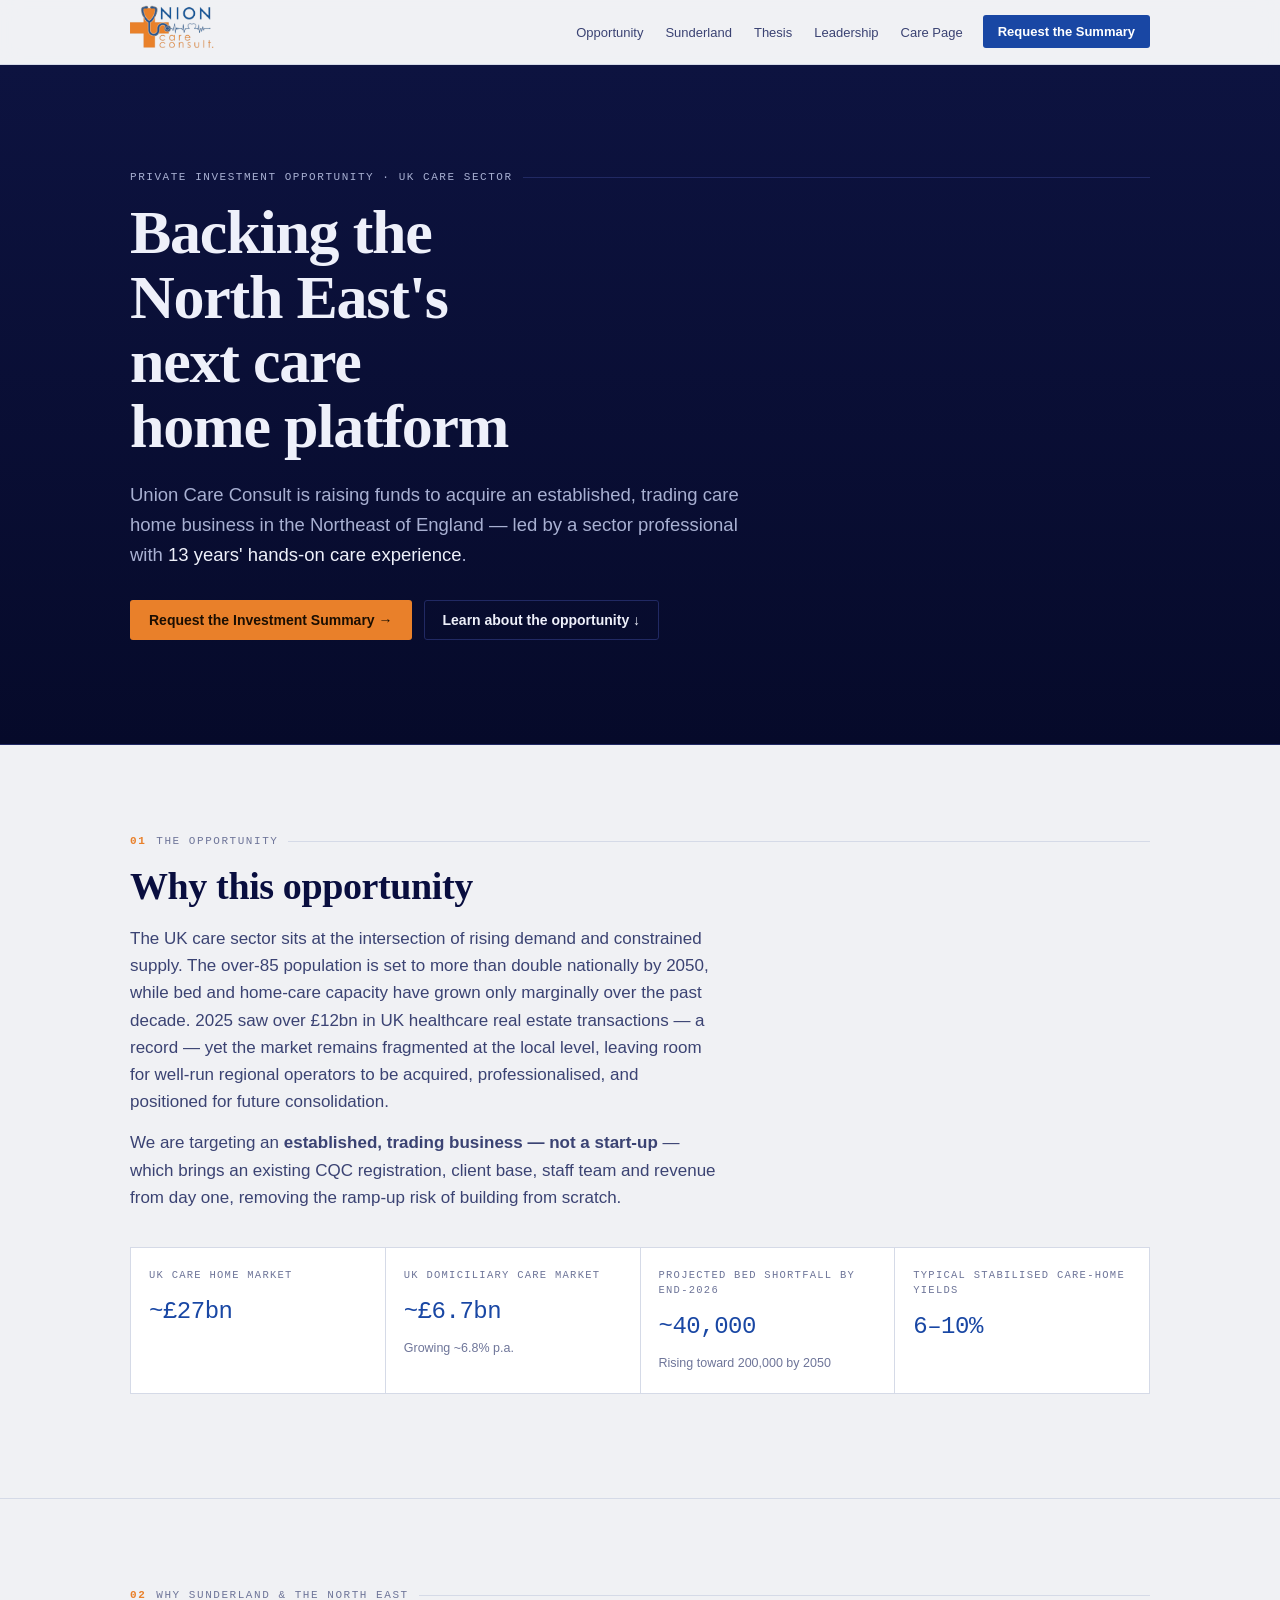
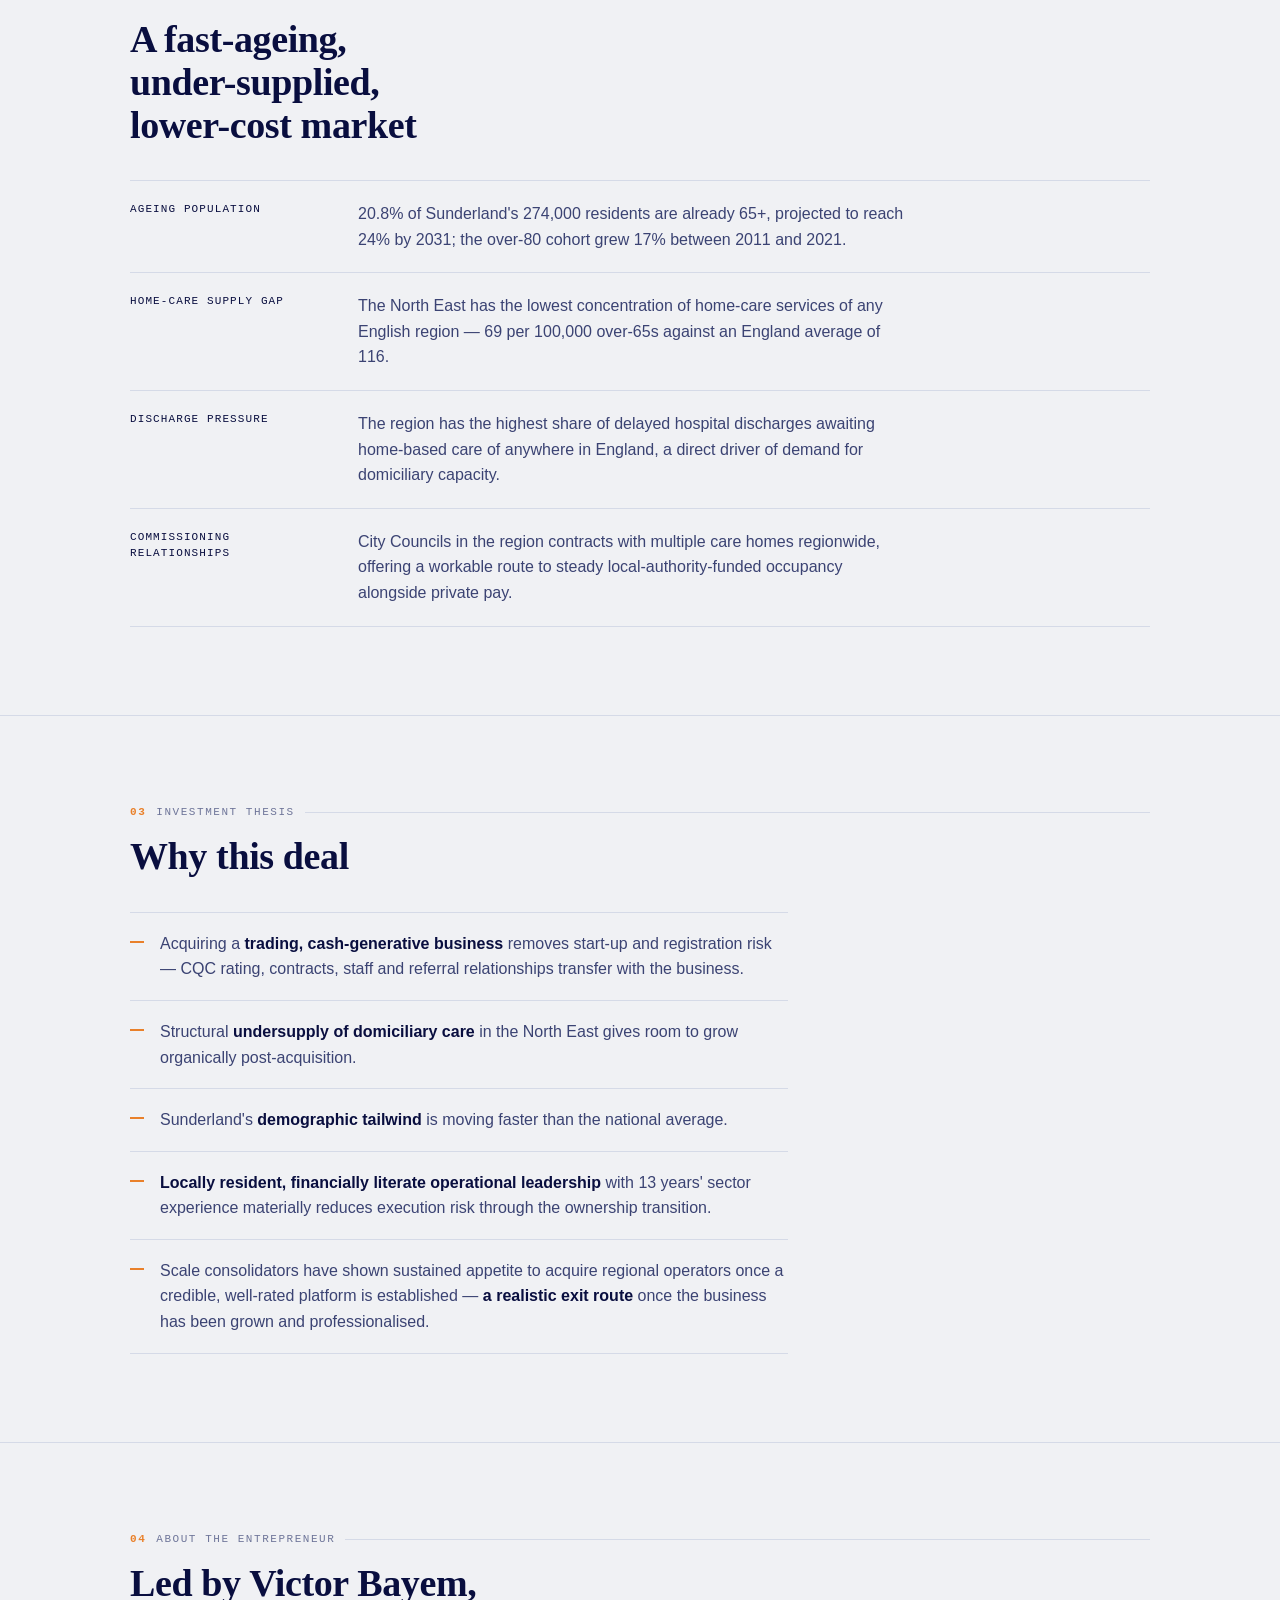
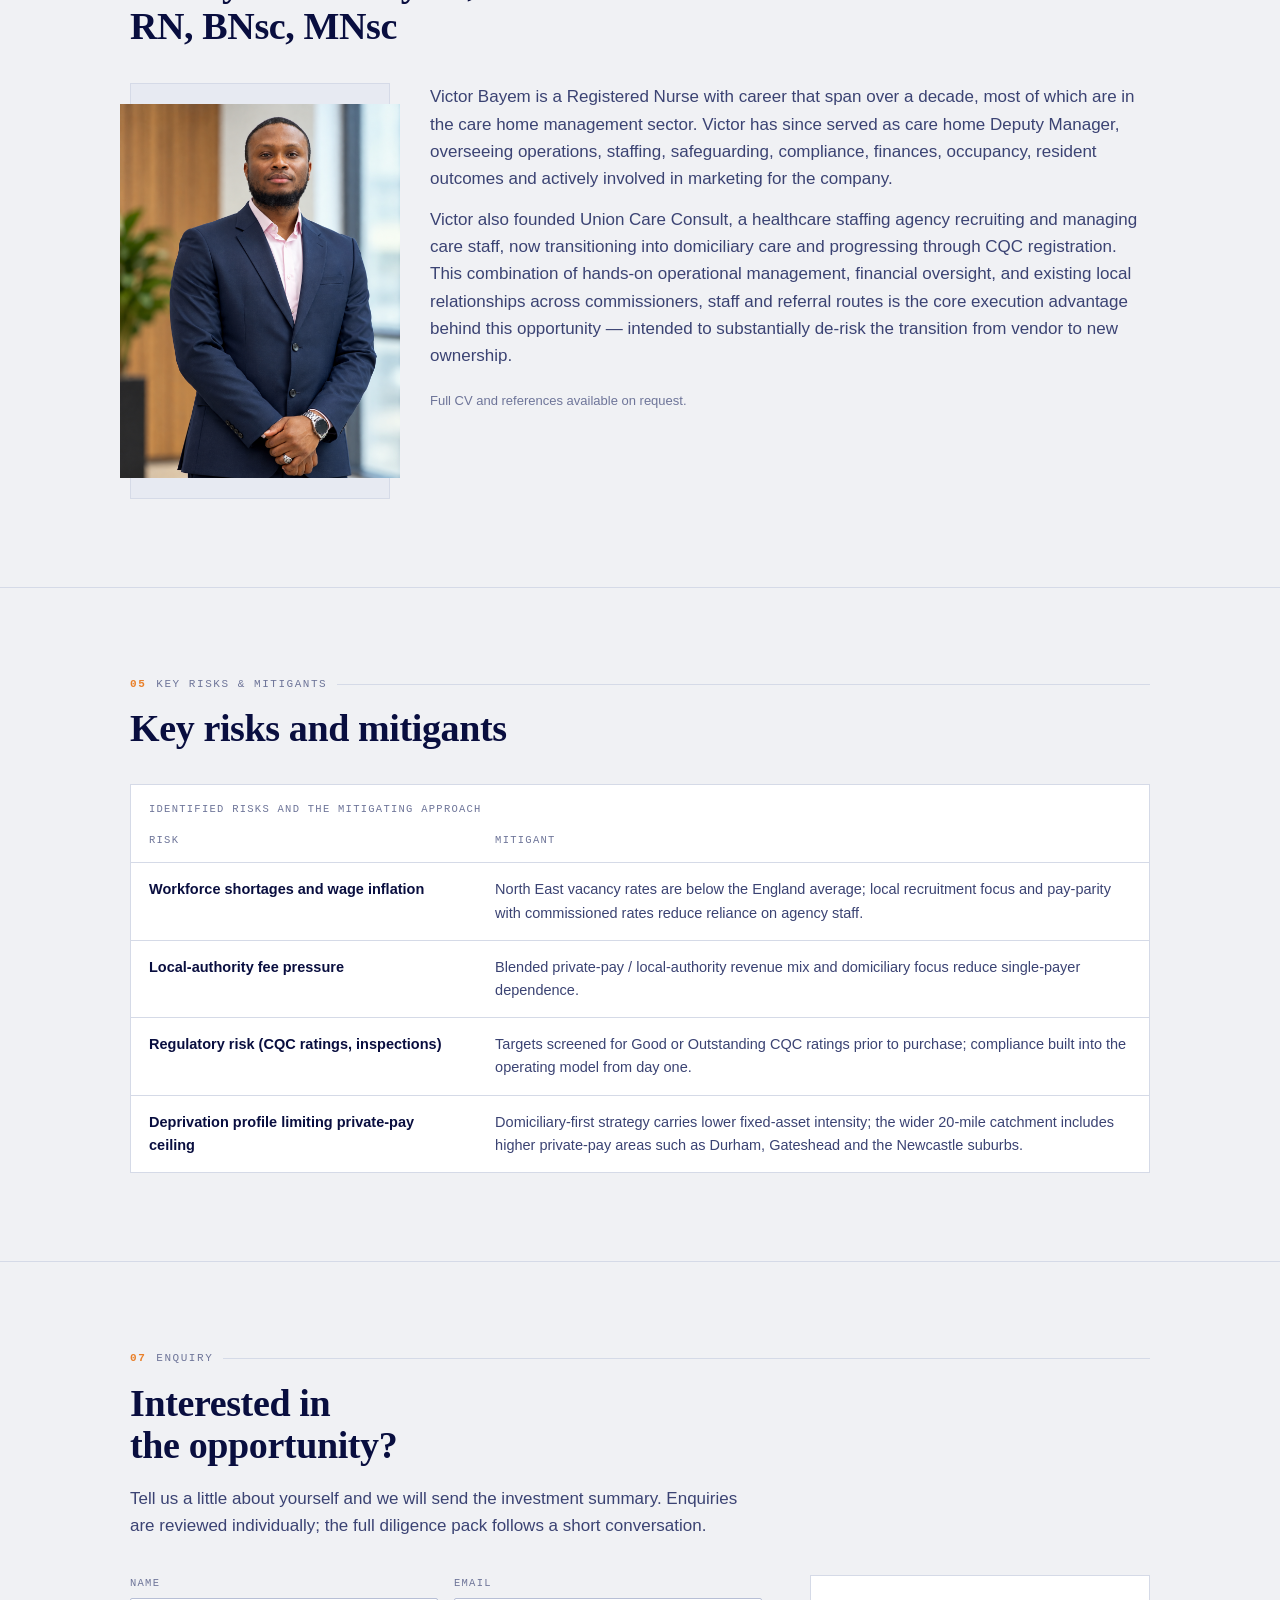
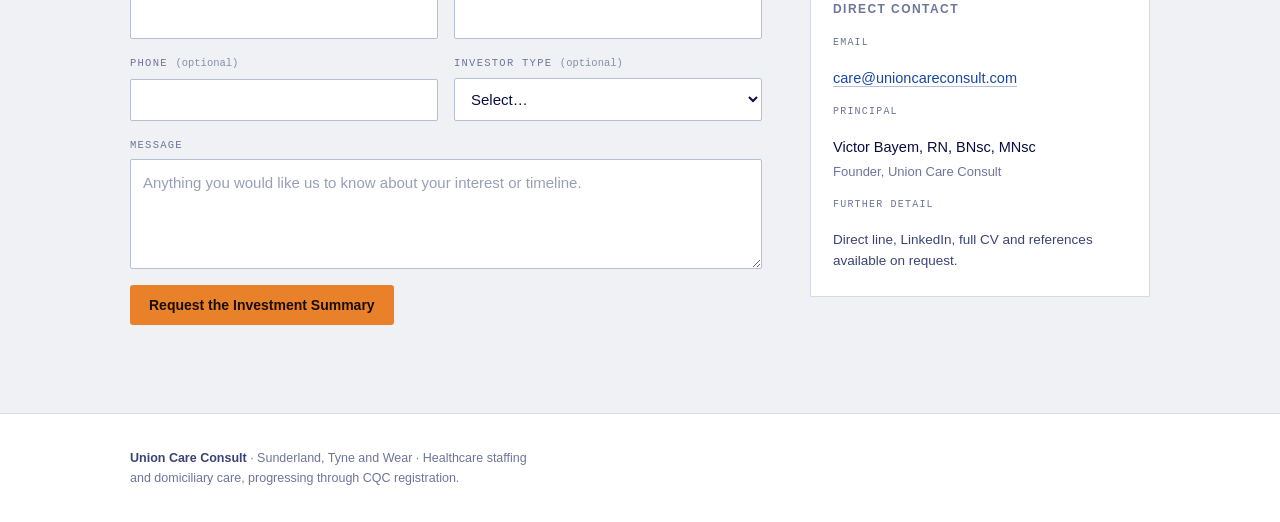
<file: index.html>
<!doctype html>
<html lang="en">
<head>
<meta charset="utf-8">
<meta name="viewport" content="width=device-width, initial-scale=1, viewport-fit=cover">
<title>Union Care Consult</title>
<link rel="preconnect" href="https://fonts.gstatic.com" crossorigin>
<link rel="stylesheet" href="https://fonts.googleapis.com/css2?family=Comfortaa:wght@300..700&family=Nunito:ital,wght@0,200..1000;1,200..1000&display=swap" rel="stylesheet">
<link href="css/style.css" rel="stylesheet" />
</head>


<header class="nav">
  <div class="wrap nav-in">
    <a href="/"><img src="img/logo.png" height="56" width="auto" alt="logo"></a>
    <ul class="nav-links">
      <li><a href="#opportunity">Opportunity</a></li>
      <li><a href="#market">Sunderland</a></li>
      <li><a href="#thesis">Thesis</a></li>
      <li><a href="#leadership">Leadership</a></li>
      <li><a href="/union.html">Care Page</a></li>
    </ul>
    <a class="btn btn-solid btn-sm enq" href="#enquire">Request the Summary</a>
  </div>
</header>

<main id="top">

  <section class="hero">
    <div class="wrap hero-in">
      <p class="eyebrow">Private investment opportunity · UK care sector</p>
      <h1>Backing the North East's next care home platform</h1>
      <p class="lede">Union Care Consult is raising funds to acquire an established, trading care home business in the Northeast of England — led by a sector professional with <strong>13 years' hands-on care experience</strong>.</p>
      <div class="hero-actions">
        <a class="btn btn-cta" href="#enquire">Request the Investment Summary →</a>
        <a class="btn btn-ghost" href="#opportunity">Learn about the opportunity ↓</a>
      </div>
    </div>
  </section>

  <section class="section" id="opportunity">
    <div class="wrap">
      <p class="eyebrow"><span class="num">01</span> The opportunity</p>
      <h2>Why this opportunity</h2>
      <div class="prose">
        <p class="lede">The UK care sector sits at the intersection of rising demand and constrained supply. The over-85 population is set to more than double nationally by 2050, while bed and home-care capacity have grown only marginally over the past decade. 2025 saw over £12bn in UK healthcare real estate transactions — a record — yet the market remains fragmented at the local level, leaving room for well-run regional operators to be acquired, professionalised, and positioned for future consolidation.</p>
        <p class="lede">We are targeting an <strong>established, trading business — not a start-up</strong> — which brings an existing CQC registration, client base, staff team and revenue from day one, removing the ramp-up risk of building from scratch.</p>
      </div>
      <dl class="figures">
        <div><dt>UK care home market</dt><dd>~£27bn</dd></div>
        <div><dt>UK domiciliary care market</dt><dd>~£6.7bn<span>Growing ~6.8% p.a.</span></dd></div>
        <div><dt>Projected bed shortfall by end-2026</dt><dd>~40,000<span>Rising toward 200,000 by 2050</span></dd></div>
        <div><dt>Typical stabilised care-home yields</dt><dd>6–10%</dd></div>
      </dl>
    </div>
  </section>

  <section class="section" id="market">
    <div class="wrap">
      <p class="eyebrow"><span class="num">02</span> Why Sunderland &amp; the North East</p>
      <h2>A fast-ageing, under-supplied, lower-cost market</h2>

      <dl class="deflist">
        <div>
          <dt>Ageing population</dt>
          <dd>20.8% of Sunderland's 274,000 residents are already 65+, projected to reach 24% by 2031; the over-80 cohort grew 17% between 2011 and 2021.</dd>
        </div>
        <div>
          <dt>Home-care supply gap</dt>
          <dd>The North East has the lowest concentration of home-care services of any English region — 69 per 100,000 over-65s against an England average of 116.</dd>
        </div>
        <div>
          <dt>Discharge pressure</dt>
          <dd>The region has the highest share of delayed hospital discharges awaiting home-based care of anywhere in England, a direct driver of demand for domiciliary capacity.</dd>
        </div>
        <div>
          <dt>Commissioning relationships</dt>
          <dd>City Councils in the region contracts with multiple care homes regionwide, offering a workable route to steady local-authority-funded occupancy alongside private pay.</dd>
        </div>
      </dl>

    </div>
  </section>

  <section class="section" id="thesis">
    <div class="wrap">
      <p class="eyebrow"><span class="num">03</span> Investment thesis</p>
      <h2>Why this deal</h2>
      <ul class="points">
        <li>Acquiring a <strong>trading, cash-generative business</strong> removes start-up and registration risk — CQC rating, contracts, staff and referral relationships transfer with the business.</li>
        <li>Structural <strong>undersupply of domiciliary care</strong> in the North East gives room to grow organically post-acquisition.</li>
        <li>Sunderland's <strong>demographic tailwind</strong> is moving faster than the national average.</li>
        <!-- <li><strong>Entry valuations are materially lower</strong> than the South East: sub-£2m EBITDA domiciliary agencies typically trade at 4.5–6.5× EBITDA, and well-rated care homes at 6–10× EBITDA.</li> -->
        <li><strong>Locally resident, financially literate operational leadership</strong> with 13 years' sector experience materially reduces execution risk through the ownership transition.</li>
        <li>Scale consolidators have shown sustained appetite to acquire regional operators once a credible, well-rated platform is established — <strong>a realistic exit route</strong> once the business has been grown and professionalised.</li>
      </ul>
    </div>
  </section>

  <section class="section" id="leadership">
    <div class="wrap">
      <p class="eyebrow"><span class="num">04</span> About the entrepreneur</p>
      <h2>Led by Victor Bayem, RN, BNsc, MNsc</h2>
      <div class="bio">
        <div class="portrait">
          <img src="img/vc.png" alt="Victor Bayem" width="280"/>
        </div>
        <div>
          <p class="lede" style="margin-top:0">Victor Bayem is a Registered Nurse with career that span over a decade, most of which are in the care home
             management sector. Victor has since served as care home Deputy Manager, overseeing operations, staffing, safeguarding, compliance,
              finances, occupancy, resident outcomes and actively involved in marketing for the company.</p>
          <p class="lede">Victor also founded Union Care Consult, a healthcare staffing agency recruiting and managing care staff, now transitioning into domiciliary care and progressing through CQC registration. This combination of hands-on operational management, financial oversight, and existing local relationships across commissioners, staff and referral routes is the core execution advantage behind this opportunity — intended to substantially de-risk the transition from vendor to new ownership.</p>
          <p class="cta-note" style="margin-top:22px">Full CV and references available on request.</p>
        </div>
      </div>
    </div>
  </section>

  <section class="section" id="risks">
    <div class="wrap">
      <p class="eyebrow"><span class="num">05</span> Key risks &amp; mitigants</p>
      <h2>Key risks and mitigants</h2>
      <div class="tablewrap">
        <table>
          <caption>Identified risks and the mitigating approach</caption>
          <thead>
            <tr><th scope="col">Risk</th><th scope="col">Mitigant</th></tr>
          </thead>
          <tbody>
            <tr>
              <th scope="row">Workforce shortages and wage inflation</th>
              <td>North East vacancy rates are below the England average; local recruitment focus and pay-parity with commissioned rates reduce reliance on agency staff.</td>
            </tr>
            <tr>
              <th scope="row">Local-authority fee pressure</th>
              <td>Blended private-pay / local-authority revenue mix and domiciliary focus reduce single-payer dependence.</td>
            </tr>
            <tr>
              <th scope="row">Regulatory risk (CQC ratings, inspections)</th>
              <td>Targets screened for Good or Outstanding CQC ratings prior to purchase; compliance built into the operating model from day one.</td>
            </tr>
            <tr>
              <th scope="row">Deprivation profile limiting private-pay ceiling</th>
              <td>Domiciliary-first strategy carries lower fixed-asset intensity; the wider 20-mile catchment includes higher private-pay areas such as Durham, Gateshead and the Newcastle suburbs.</td>
            </tr>
          </tbody>
        </table>
      </div>
    </div>
  </section>

  <section class="section" id="enquire">
    <div class="wrap">
      <p class="eyebrow"><span class="num">07</span> Enquiry</p>
      <h2>Interested in the opportunity?</h2>
      <p class="lede prose">Tell us a little about yourself and we will send the investment summary. Enquiries are reviewed individually; the full diligence pack follows a short conversation.</p>
      <div class="enquiry">
        <div>
          <form id="enquiry-form" novalidate>
            <div class="row2">
              <div class="field">
                <label for="f-name">Name</label>
                <input id="f-name" name="name" type="text" autocomplete="name" required>
              </div>
              <div class="field">
                <label for="f-email">Email</label>
                <input id="f-email" name="email" type="email" autocomplete="email" required>
              </div>
            </div>
            <div class="row2">
              <div class="field">
                <label for="f-phone">Phone <span class="opt">(optional)</span></label>
                <input id="f-phone" name="phone" type="tel" autocomplete="tel">
              </div>
              <div class="field">
                <label for="f-type">Investor type <span class="opt">(optional)</span></label>
                <select id="f-type" name="investorType">
                  <option value="">Select…</option>
                  <option>Individual</option>
                  <option>Family office</option>
                  <option>Fund / institution</option>
                  <option>Other</option>
                </select>
              </div>
            </div>
            <div class="field">
              <label for="f-message">Message</label>
              <textarea id="f-message" name="message" placeholder="Anything you would like us to know about your interest or timeline."></textarea>
            </div>
            <p class="err" id="form-error" hidden></p>
            <div>
              <button class="btn btn-cta" type="submit">Request the Investment Summary</button>
            </div>
          </form>

          <div class="confirm" id="enquiry-confirm" hidden>
            <h3>Your enquiry is ready to send</h3>
            <p>We have opened a pre-filled email to Union Care Consult in your mail application. If nothing opened, copy the details below and send them to <a id="confirm-email" href="#">the enquiry address</a>.</p>
            <p id="confirm-summary" class="mono" style="font-size:12.5px;white-space:pre-wrap;color:var(--ink-3)"></p>
          </div>
        </div>

        <aside class="contact-card">
          <h3>Direct contact</h3>
          <dl>
            <dt>Email</dt>
            <dd><a id="contact-email" href="mailto:care@unioncareconsult.com">care@unioncareconsult.com</a></dd>
            <dt>Principal</dt>
            <dd>Victor Bayem, RN, BNsc, MNsc<br><span style="color:var(--ink-3);font-size:13px">Founder, Union Care Consult</span></dd>
            <dt>Further detail</dt>
            <dd style="font-size:13.5px;color:var(--ink-2)">Direct line, LinkedIn, full CV and references available on request.</dd>
          </dl>
        </aside>
      </div>
    </div>
  </section>
</main>

<footer>
  <div class="wrap foot">
    <p href="union.html"><strong style="color:var(--ink-2)">Union Care Consult</strong> · Sunderland, Tyne and Wear · Healthcare staffing and domiciliary care, progressing through CQC registration.</p>
  </div>
</footer>

<script>
  (function () {
    var ENQUIRY_EMAIL = "care@unioncareconsult.com"; /* REPLACE with Victor's preferred enquiry address */

    var form = document.getElementById("enquiry-form");
    var confirmPanel = document.getElementById("enquiry-confirm");
    var errEl = document.getElementById("form-error");
    var link = document.getElementById("contact-email");
    if (link) { link.textContent = ENQUIRY_EMAIL; link.href = "mailto:" + ENQUIRY_EMAIL; }

    if (!form) return;
    var fields = {
      name: document.getElementById("f-name"),
      email: document.getElementById("f-email"),
      phone: document.getElementById("f-phone"),
      type: document.getElementById("f-type"),
      message: document.getElementById("f-message")
    };

    form.addEventListener("submit", function (e) {
      e.preventDefault();
      var name = fields.name.value.trim();
      var email = fields.email.value.trim();
      var phone = fields.phone.value.trim();
      var type = fields.type.value;
      var message = fields.message.value.trim();

      if (!name) { fail("Please add your name so we know who to reply to."); fields.name.focus(); return; }
      if (!/^[^\s@]+@[^\s@]+\.[^\s@]+$/.test(email)) { fail("Please enter an email address we can send the summary to."); fields.email.focus(); return; }
      errEl.hidden = true;

      var lines = [
        "Name: " + name,
        "Email: " + email,
        phone ? "Phone: " + phone : null,
        type ? "Investor type: " + type : null,
        "",
        message || "(No message)"
      ].filter(function (l) { return l !== null; });
      var body = lines.join("\n");

      var summary = document.getElementById("confirm-summary");
      if (summary) summary.textContent = body;
      var cLink = document.getElementById("confirm-email");
      if (cLink) { cLink.textContent = ENQUIRY_EMAIL; cLink.href = "mailto:" + ENQUIRY_EMAIL; }

      form.hidden = true;
      confirmPanel.hidden = false;
      confirmPanel.scrollIntoView({ block: "center" });

      window.location.href = "mailto:" + ENQUIRY_EMAIL +
        "?subject=" + encodeURIComponent("Investment summary request — " + name) +
        "&body=" + encodeURIComponent(body);
    });

    function fail(msg) { errEl.textContent = msg; errEl.hidden = false; }
  })();
</script>
</file>
<file: css/style.css>
:root{
    --ground:#F0F1F4;
    --surface:#FFFFFF;
    --surface-2:#E7EAF2;
    --ink:#090E3F;
    --ink-2:#3B4373;
    --ink-3:#6E7599;
    --rule:#D5DAE7;
    --rule-strong:#B7BFD6;
    --primary:#1947A4;
    --primary-soft:#E5EBF7;
    --accent:#E9802A;
    --data-base:#1947A4;
    --data-focus:#C4671A;
    --track:#DDE1EC;
    --deep:#060A2A;
    --deep-2:#0D1340;
    --on-deep:#EEF0FA;
    --on-deep-2:#A8B0D2;
    --on-deep-rule:#212963;
    --btn-bg:#1947A4;
    --btn-bg-hover:#123680;
    --btn-ink:#FFFFFF;
    --cta-bg:#E9802A;
    --cta-bg-hover:#F59247;
    --cta-ink:#1B0E02;
    --shadow:0 1px 2px rgba(9,14,63,.06), 0 8px 24px -12px rgba(9,14,63,.18);
  }
  @media (prefers-color-scheme: dark){
    :root:not([data-theme="light"]){
      --ground:#080C22;
      --surface:#0F1436;
      --surface-2:#161C46;
      --ink:#E9ECF8;
      --ink-2:#B3BAD8;
      --ink-3:#848CAF;
      --rule:#232A58;
      --rule-strong:#333C72;
      --primary:#7AA3EA;
      --primary-soft:#182150;
      --accent:#F2954A;
      --data-base:#6E9BE8;
      --data-focus:#F2954A;
      --track:#1B2250;
      --deep:#05081E;
      --deep-2:#0A0F34;
      --on-deep:#EEF0FA;
      --on-deep-2:#A8B0D2;
      --on-deep-rule:#1D2454;
      --btn-bg:#3A6FD0;
      --btn-bg-hover:#5183DE;
      --btn-ink:#FFFFFF;
      --shadow:0 1px 2px rgba(0,0,0,.4), 0 8px 24px -12px rgba(0,0,0,.6);
    }
  }
  :root[data-theme="dark"]{
    --ground:#080C22;
    --surface:#0F1436;
    --surface-2:#161C46;
    --ink:#E9ECF8;
    --ink-2:#B3BAD8;
    --ink-3:#848CAF;
    --rule:#232A58;
    --rule-strong:#333C72;
    --primary:#7AA3EA;
    --primary-soft:#182150;
    --accent:#F2954A;
    --data-base:#6E9BE8;
    --data-focus:#F2954A;
    --track:#1B2250;
    --deep:#05081E;
    --deep-2:#0A0F34;
    --on-deep:#EEF0FA;
    --on-deep-2:#A8B0D2;
    --on-deep-rule:#1D2454;
    --btn-bg:#3A6FD0;
    --btn-bg-hover:#5183DE;
    --btn-ink:#FFFFFF;
    --shadow:0 1px 2px rgba(0,0,0,.4), 0 8px 24px -12px rgba(0,0,0,.6);
  }

  *,*::before,*::after{box-sizing:border-box}
  html{scroll-behavior:smooth}
  body{
    margin:0;
    background:var(--ground);
    color:var(--ink);
    font-family:"Manrope","Segoe UI",Helvetica,Arial,sans-serif;
    font-size:16px;
    line-height:1.6;
    -webkit-font-smoothing:antialiased;
  }
  @media (prefers-reduced-motion: reduce){
    html{scroll-behavior:auto}
    *{animation-duration:.01ms !important;transition-duration:.01ms !important}
  }
  h1,h2,h3{font-family:"Cormorant Garamond",Georgia,"Times New Roman",serif;font-weight:600;text-wrap:balance;margin:0;letter-spacing:-.01em}
  p{margin:0}
  a{color:var(--primary)}
  :where(a,button,input,select,textarea):focus-visible{
    outline:2px solid var(--accent);outline-offset:2px;border-radius:2px;
  }

  .wrap{width:100%;max-width:1060px;margin-inline:auto;padding-inline:20px}
  .prose{max-width:66ch}
  .mono{font-family:"Source Code Pro",ui-monospace,SFMono-Regular,Menlo,monospace}
  .eyebrow{
    font-family:"Source Code Pro",ui-monospace,monospace;
    font-size:11px;letter-spacing:.14em;text-transform:uppercase;
    color:var(--ink-3);display:flex;align-items:center;gap:10px;margin:0 0 14px;
  }
  .eyebrow::after{content:"";height:1px;flex:1;background:var(--rule)}
  .num{color:var(--accent);font-weight:600}

  /* ---------- nav ---------- */
  .nav{
    position:sticky;top:env(safe-area-inset-top,0px);z-index:40;
    background:color-mix(in srgb, var(--ground) 88%, transparent);
    backdrop-filter:saturate(140%) blur(10px);
    border-bottom:1px solid var(--rule);
  }
  .nav-in{display:flex;align-items:center;gap:20px;min-height:60px}
  .mark{display:flex;align-items:center;gap:10px;text-decoration:none;color:var(--ink);margin-right:auto}
  .mark-badge{
    width:28px;height:28px;flex:none;border-radius:3px;background:var(--primary);
    display:grid;place-items:center;color:#fff;font-family:"Source Code Pro",monospace;
    font-size:12px;font-weight:600;letter-spacing:-.02em;
  }
  .mark-name{font-family:"Manrope",sans-serif;font-size:13px;font-weight:700;letter-spacing:.1em;text-transform:uppercase;line-height:1.1}
  .mark-sub{display:block;font-family:"Source Code Pro",monospace;font-size:9.5px;letter-spacing:.12em;color:var(--ink-3);font-weight:400}
  .nav-links{display:flex;gap:22px;list-style:none;margin-left:auto;padding:0}
  .nav-links a{
    font-size:13px;color:var(--ink-2);text-decoration:none;
    padding-block:4px;border-bottom:1px solid transparent;
  }
  .nav-links a:hover{color:var(--ink);border-bottom-color:var(--accent)}
  @media (max-width:880px){.nav-links{display:none}}

  .btn{
    display:inline-flex;align-items:center;gap:8px;justify-content:center;
    font-family:"Manrope",sans-serif;font-size:14px;font-weight:700;line-height:1;
    padding:12px 18px;border-radius:3px;border:1px solid transparent;
    text-decoration:none;cursor:pointer;transition:background-color .15s ease,color .15s ease;
  }
  .btn-cta{background:var(--cta-bg);color:var(--cta-ink)}
  .btn-cta:hover{background:var(--cta-bg-hover)}
  .btn-solid{background:var(--btn-bg);color:var(--btn-ink)}
  .btn-solid:hover{background:var(--btn-bg-hover)}
  .btn-ghost{background:transparent;color:var(--on-deep);border-color:var(--on-deep-rule)}
  .btn-ghost:hover{border-color:var(--on-deep-2)}
  .btn-sm{padding:9px 14px;font-size:13px}

  /* ---------- hero ---------- */
  .hero{
    background:
      /* repeating-linear-gradient(to bottom, transparent 0 39px, var(--on-deep-rule) 39px 40px), */
      linear-gradient(180deg, var(--deep-2), var(--deep));
    color:var(--on-deep);
    border-bottom:1px solid var(--on-deep-rule);
  }
  .hero-in{padding-block:clamp(56px,9vw,104px)}
  .hero .eyebrow{color:var(--on-deep-2)}
  .hero .eyebrow::after{background:var(--on-deep-rule)}
  .hero h1{
    font-size:clamp(34px,6.2vw,62px);line-height:1.04;letter-spacing:-.02em;
    max-width:15ch;margin-bottom:22px;color:var(--on-deep);
  }
  .hero p.lede{color:var(--on-deep-2);font-size:clamp(16px,1.7vw,18.5px);max-width:60ch;line-height:1.62}
  .hero p.lede strong{color:var(--on-deep);font-weight:500}
  .hero-actions{display:flex;flex-wrap:wrap;gap:12px;margin-top:30px}
  .hero-figures{
    display:grid;grid-template-columns:repeat(4,1fr);
    margin-top:clamp(40px,6vw,60px);border-top:1px solid var(--on-deep-rule);
  }
  .hero-figures div{padding:20px 18px 0 0;border-right:1px solid var(--on-deep-rule)}
  .hero-figures div:last-child{border-right:0}
  .hero-figures dt{
    font-family:"Source Code Pro",monospace;font-size:10.5px;letter-spacing:.13em;
    text-transform:uppercase;color:var(--on-deep-2);margin-bottom:8px;
  }
  .hero-figures dd{
    margin:0;font-family:"Source Code Pro",monospace;font-weight:500;
    font-size:clamp(19px,2.6vw,27px);letter-spacing:-.02em;color:var(--on-deep);
    font-variant-numeric:tabular-nums;
  }
  @media (max-width:720px){
    .hero-figures{grid-template-columns:repeat(2,1fr)}
    .hero-figures div:nth-child(2){border-right:0}
    .hero-figures div:nth-child(3),.hero-figures div:nth-child(4){border-top:1px solid var(--on-deep-rule);margin-top:18px}
  }

  /* ---------- sections ---------- */
  .section{padding-block:clamp(52px,7.5vw,88px);scroll-margin-top:76px}
  .section + .section{border-top:1px solid var(--rule)}
  .section h2{font-size:clamp(26px,3.7vw,38px);line-height:1.12;max-width:20ch}
  .section .lede{color:var(--ink-2);margin-top:18px;font-size:17px}
  .section .lede + .lede{margin-top:14px}

  .figures{
    display:grid;gap:1px;background:var(--rule);border:1px solid var(--rule);
    grid-template-columns:repeat(4,1fr);margin-top:36px;
  }
  .figures div{background:var(--surface);padding:20px 18px}
  .figures dt{font-family:"Source Code Pro",monospace;font-size:10.5px;letter-spacing:.12em;text-transform:uppercase;color:var(--ink-3);margin-bottom:10px;line-height:1.45}
  .figures dd{margin:0;font-family:"Source Code Pro",monospace;font-size:24px;font-weight:500;letter-spacing:-.02em;color:var(--primary);font-variant-numeric:tabular-nums}
  .figures dd span{display:block;font-family:"Manrope",sans-serif;font-size:12.5px;font-weight:400;color:var(--ink-3);letter-spacing:0;margin-top:6px}
  @media (max-width:860px){.figures{grid-template-columns:repeat(2,1fr)}.enq{margin-left:auto}}
  @media (max-width:460px){.figures{grid-template-columns:1fr}}

  /* definition list with mono lead-in */
  .deflist{margin:34px 0 0;display:grid;gap:0}
  .deflist > div{
    display:grid;grid-template-columns:200px 1fr;gap:28px;
    padding-block:20px;border-top:1px solid var(--rule);
  }
  .deflist > div:last-child{border-bottom:1px solid var(--rule)}
  .deflist dt{
    font-family:"Source Code Pro",monospace;font-size:11px;letter-spacing:.1em;
    text-transform:uppercase;color:var(--ink);font-weight:500;line-height:1.5;
  }
  .deflist dd{margin:0;color:var(--ink-2);max-width:62ch}
  @media (max-width:720px){
    .deflist > div{grid-template-columns:1fr;gap:8px}
  }

  .points{list-style:none;margin:34px 0 0;padding:0}
  .points li{
    padding:18px 0 18px 30px;border-top:1px solid var(--rule);
    color:var(--ink-2);max-width:74ch;position:relative;
  }
  .points li:last-child{border-bottom:1px solid var(--rule)}
  .points li::before{
    content:"";position:absolute;left:0;top:28px;width:14px;height:2px;background:var(--accent);
  }
  .points li strong{color:var(--ink);font-weight:600}

  /* ---------- charts ---------- */
  .charts{display:grid;grid-template-columns:1fr 1fr;gap:20px;margin-top:40px}
  @media (max-width:800px){.charts{grid-template-columns:1fr}}
  .chart{background:var(--surface);border:1px solid var(--rule);padding:22px 20px 18px}
  .chart h3{
    font-family:"Manrope",sans-serif;font-size:13.5px;font-weight:700;
    letter-spacing:-.005em;line-height:1.4;margin-bottom:4px;color:var(--ink);
  }
  .chart .unit{
    font-family:"Source Code Pro",monospace;font-size:10.5px;letter-spacing:.1em;
    text-transform:uppercase;color:var(--ink-3);
  }
  .chart svg{display:block;width:100%;height:auto;max-width:100%;margin-top:18px}
  .c-cat{font-family:"Source Code Pro",monospace;font-size:10.5px;letter-spacing:.09em;text-transform:uppercase;fill:var(--ink-3)}
  .c-val{font-family:"Source Code Pro",monospace;font-size:13px;font-weight:500;fill:var(--ink)}
  .c-tick{font-family:"Source Code Pro",monospace;font-size:9.5px;fill:var(--ink-3)}
  .c-track{fill:var(--track)}
  .c-base{fill:var(--data-base)}
  .c-focus{fill:var(--data-focus)}
  .c-axis{stroke:var(--rule-strong);stroke-width:1}
  .chart figcaption{margin-top:14px;font-size:12px;color:var(--ink-3);line-height:1.5}
  .legend{display:flex;gap:16px;flex-wrap:wrap;margin-top:14px;font-size:11.5px;color:var(--ink-2)}
  .legend span{display:inline-flex;align-items:center;gap:7px}
  .swatch{width:11px;height:11px;border-radius:2px;flex:none}
  .sw-focus{background:var(--data-focus)}
  .sw-base{background:var(--data-base)}

  /* ---------- tables ---------- */
  .tablewrap{overflow-x:auto;margin-top:34px;border:1px solid var(--rule);background:var(--surface)}
  table{border-collapse:collapse;width:100%;min-width:560px;font-size:14.5px}
  caption{text-align:left;padding:16px 18px 0;font-family:"Source Code Pro",monospace;font-size:10.5px;letter-spacing:.12em;text-transform:uppercase;color:var(--ink-3)}
  th,td{text-align:left;padding:15px 18px;vertical-align:top;border-top:1px solid var(--rule)}
  thead th{
    border-top:0;font-family:"Source Code Pro",monospace;font-size:10.5px;letter-spacing:.12em;
    text-transform:uppercase;color:var(--ink-3);font-weight:500;padding-block:14px;
  }
  tbody th{font-weight:600;color:var(--ink);width:34%}
  td{color:var(--ink-2)}
  td.figure{font-family:"Source Code Pro",monospace;font-variant-numeric:tabular-nums;color:var(--ink);white-space:nowrap}
  .alloc{display:flex;align-items:center;gap:10px;font-family:"Source Code Pro",monospace;font-variant-numeric:tabular-nums;color:var(--ink)}
  .alloc-bar{flex:none;width:70px;height:8px;background:var(--track);border-radius:1px;overflow:hidden}
  .alloc-bar i{display:block;height:100%;background:var(--data-base)}
  tfoot td,tfoot th{border-top:1px solid var(--rule-strong);font-weight:600;color:var(--ink)}

  /* ---------- bio ---------- */
  .bio{display:grid;grid-template-columns:260px 1fr;gap:40px;margin-top:36px;align-items:start}
  @media (max-width:760px){.bio{grid-template-columns:1fr;gap:26px}}
  .portrait{
    aspect-ratio:4/5;max-width:100%;background:var(--surface-2);border:1px solid var(--rule);
    display:grid;place-content:center;gap:8px;text-align:center;padding:20px;
  }
  .portrait span{font-family:"Source Code Pro",monospace;font-size:10.5px;letter-spacing:.12em;text-transform:uppercase;color:var(--ink-3);line-height:1.6}
  .credentials{list-style:none;margin:24px 0 0;padding:0;display:flex;flex-wrap:wrap;gap:8px}
  .credentials li{
    font-family:"Source Code Pro",monospace;font-size:11px;letter-spacing:.06em;
    border:1px solid var(--rule);padding:6px 10px;color:var(--ink-2);background:var(--surface);
  }

  /* ---------- raise / cta ---------- */
  .raise-head{
    display:flex;flex-wrap:wrap;gap:0;margin-top:34px;
    border:1px solid var(--rule);background:var(--surface);
  }
  .raise-head div{flex:1 1 180px;padding:22px 20px;border-right:1px solid var(--rule)}
  .raise-head div:last-child{border-right:0}
  .raise-head dt{font-family:"Source Code Pro",monospace;font-size:10.5px;letter-spacing:.12em;text-transform:uppercase;color:var(--ink-3);margin-bottom:8px}
  .raise-head dd{margin:0;font-family:"Source Code Pro",monospace;font-size:26px;font-weight:500;letter-spacing:-.02em;color:var(--ink);font-variant-numeric:tabular-nums}
  .raise-head div:first-child dd{color:var(--accent)}
  @media (max-width:700px){
    .raise-head div{border-right:0;border-bottom:1px solid var(--rule)}
    .raise-head div:last-child{border-bottom:0}
  }

  .steps{list-style:none;counter-reset:s;margin:20px 0 0;padding:0}
  .steps li{
    counter-increment:s;position:relative;padding:14px 0 14px 42px;
    border-top:1px solid var(--rule);color:var(--ink-2);max-width:70ch;
  }
  .steps li:last-child{border-bottom:1px solid var(--rule)}
  .steps li::before{
    content:counter(s,decimal-leading-zero);position:absolute;left:0;top:15px;
    font-family:"Source Code Pro",monospace;font-size:11px;color:var(--primary);font-weight:600;
  }

  .disclaimer{
    margin-top:26px;border:1px solid var(--rule-strong);border-left:3px solid var(--accent);
    background:var(--surface);padding:18px 20px;max-width:78ch;
  }
  .disclaimer p{font-size:13px;line-height:1.65;color:var(--ink-2);font-style:italic}
  .disclaimer .tag{
    display:block;font-style:normal;font-family:"Source Code Pro",monospace;font-size:10px;
    letter-spacing:.13em;text-transform:uppercase;color:var(--ink-3);margin-bottom:10px;
  }

  .cta-row{display:flex;flex-wrap:wrap;gap:12px;align-items:center;margin-top:34px}
  .cta-note{font-size:13px;color:var(--ink-3);max-width:40ch}

  /* ---------- form ---------- */
  .enquiry{display:grid;grid-template-columns:1fr 340px;gap:48px;margin-top:36px;align-items:start}
  @media (max-width:860px){.enquiry{grid-template-columns:1fr;gap:32px}}
  form{display:grid;gap:16px}
  .field{display:grid;gap:6px}
  .row2{display:grid;grid-template-columns:1fr 1fr;gap:16px}
  @media (max-width:520px){.row2{grid-template-columns:1fr}}
  label{font-family:"Source Code Pro",monospace;font-size:10.5px;letter-spacing:.12em;text-transform:uppercase;color:var(--ink-3)}
  label .opt{text-transform:none;letter-spacing:0;color:var(--ink-3);opacity:.8}
  input,select,textarea{
    font-family:"Manrope",sans-serif;font-size:15px;color:var(--ink);
    background:var(--surface);border:1px solid var(--rule-strong);border-radius:2px;
    padding:11px 12px;width:100%;
  }
  textarea{resize:vertical;min-height:110px;line-height:1.55}
  input::placeholder,textarea::placeholder{color:var(--ink-3);opacity:.7}
  .err{font-size:12px;color:var(--data-focus);font-weight:500}
  .contact-card{background:var(--surface);border:1px solid var(--rule);padding:24px 22px}
  .contact-card h3{font-family:"Manrope",sans-serif;font-size:12px;font-weight:700;letter-spacing:.12em;text-transform:uppercase;color:var(--ink-3);margin-bottom:16px}
  .contact-card dl{margin:0;display:grid;gap:14px}
  .contact-card dt{font-family:"Source Code Pro",monospace;font-size:10px;letter-spacing:.12em;text-transform:uppercase;color:var(--ink-3)}
  .contact-card dd{margin:2px 0 0;font-size:14.5px;color:var(--ink)}
  .contact-card dd a{color:var(--primary);text-decoration:none;border-bottom:1px solid var(--rule-strong)}
  .contact-card dd a:hover{border-bottom-color:var(--accent)}
  .confirm{border:1px solid var(--rule-strong);border-left:3px solid var(--primary);background:var(--surface);padding:22px}
  .confirm h3{font-family:"Manrope",sans-serif;font-size:16px;font-weight:700;margin-bottom:10px}
  .confirm p{font-size:14px;color:var(--ink-2)}
  .confirm p + p{margin-top:10px}

  footer{border-top:1px solid var(--rule);background:var(--surface);padding-block:34px;margin-top:0}
  .foot{display:flex;flex-wrap:wrap;gap:20px;align-items:baseline;justify-content:space-between}
  .foot p{font-size:12.5px;color:var(--ink-3);max-width:58ch;line-height:1.6}
</file>
